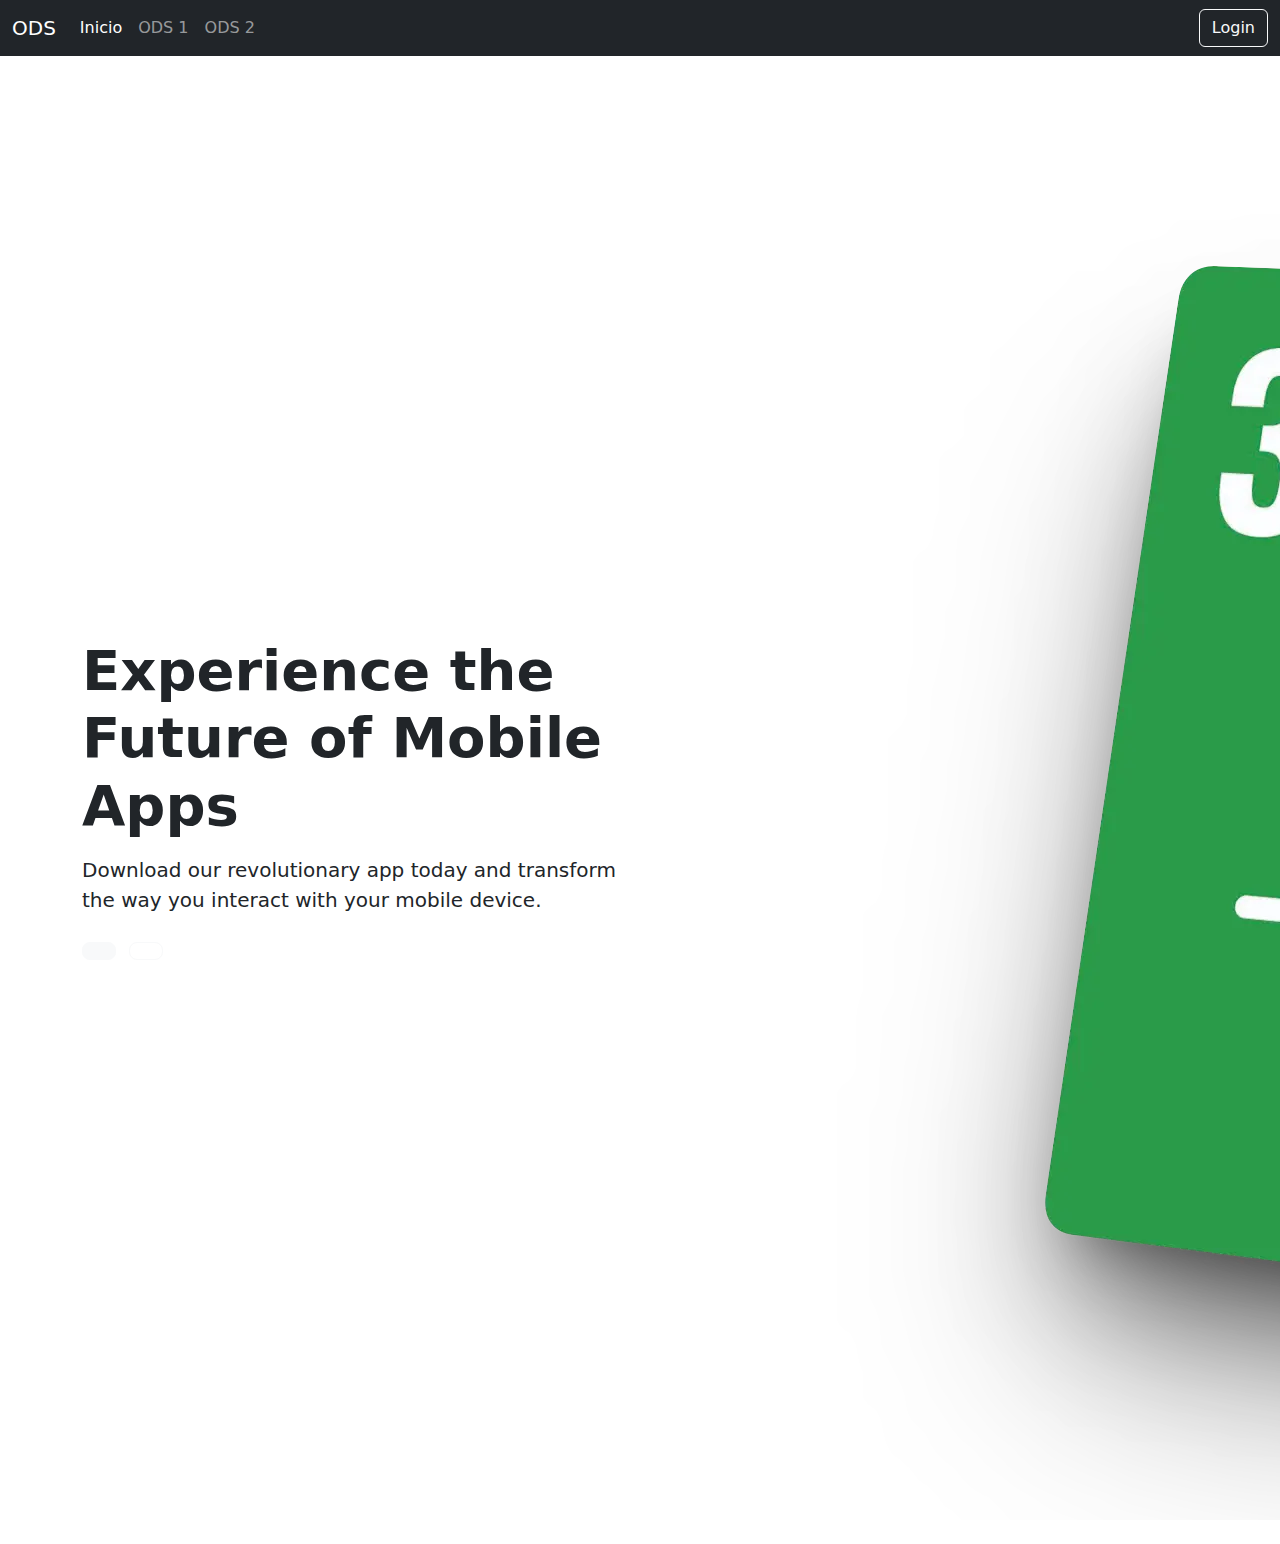
<file: index.html>
<!DOCTYPE html>
<html lang="es">
<head>
    <meta charset="UTF-8">
    <meta name="viewport" content="width=device-width, initial-scale=1.0">
    <title>Landing Page</title>
    <link rel="stylesheet" href="bootstrap/css/bootstrap.min.css">
</head>
<body class="">

    <header>
        <nav class="navbar navbar-expand-lg bg-dark navbar-dark">
            <div class="container-fluid">
                <a class="navbar-brand" href="/">ODS</a>
                <div class="collapse navbar-collapse" id="navbarSupportedContent">
                <ul class="navbar-nav me-auto mb-2 mb-lg-0">
                    <li class="nav-item">
                    <a class="nav-link active" aria-current="page" href="/">Inicio</a>
                    </li>
                    <li class="nav-item">
                    <a class="nav-link" href="#">ODS 1</a>
                    </li>
            
                    <li class="nav-item">
                    <a class="nav-link" href="#">ODS 2</a>
                    </li>
                </ul>
                <button class="login-button btn btn-outline-light" type="submit">
                    <a class="text-decoration-none text-light" href="login.html">Login</a>
                </button>
                </div>
            </div>
        </nav>
    </header>

    <main>
        <div class="container">
            <div class="row align-items-center">
                <div class="col-6">
                    <h1 class="display-4 fw-bold mb-3">Experience the Future of Mobile Apps</h1>
                    <p class="lead mb-4">Download our revolutionary app today and transform the way you interact with your
                        mobile device.</p>
                    <a href="#" class="btn btn-light btn-lg me-2">
                        
                    </a>
                    <a href="#" class="btn btn-outline-light btn-lg">
                        
                    </a>
                </div>
                <div class="col-2 py-4">
                    <img class="rounded" src="/static/landingODS.webp" alt="App Screenshot">
                </div>
            </div>
        </div>
    </div>
    </main>

</body>
</html>
</file>
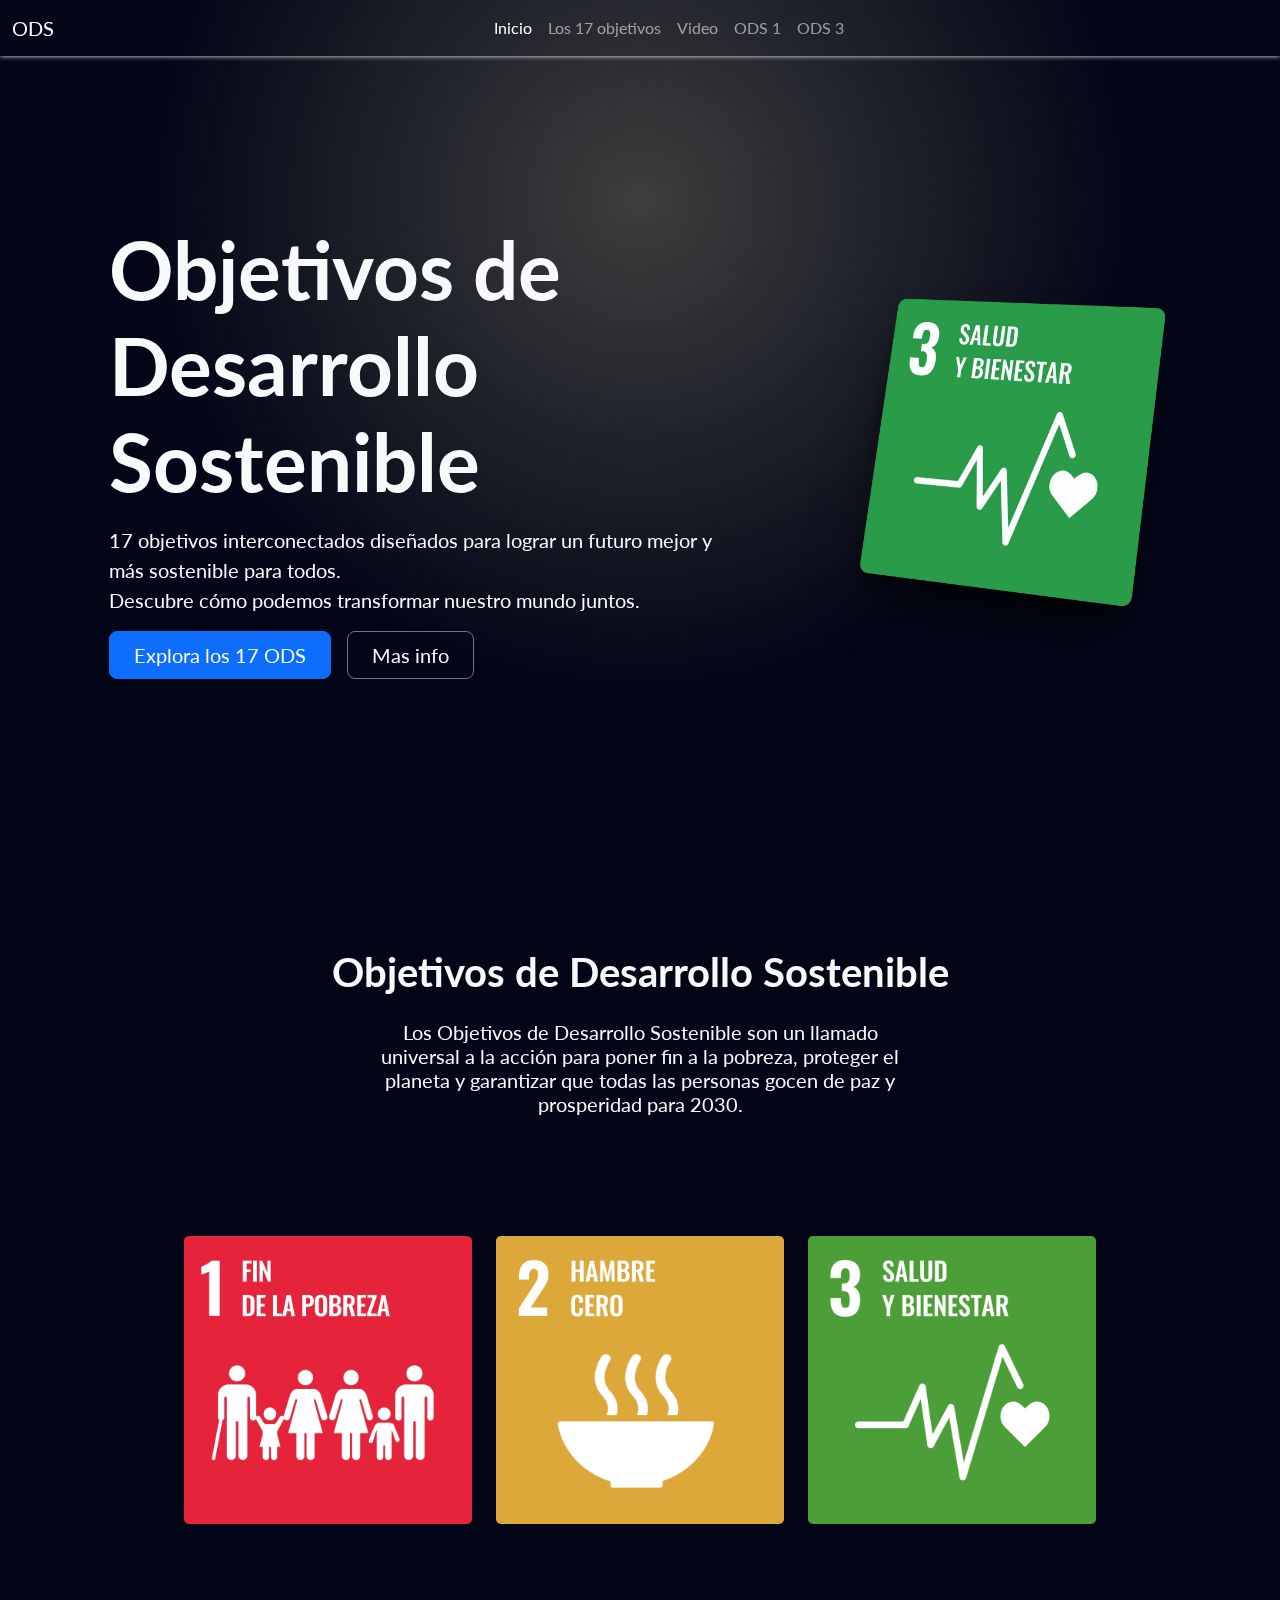
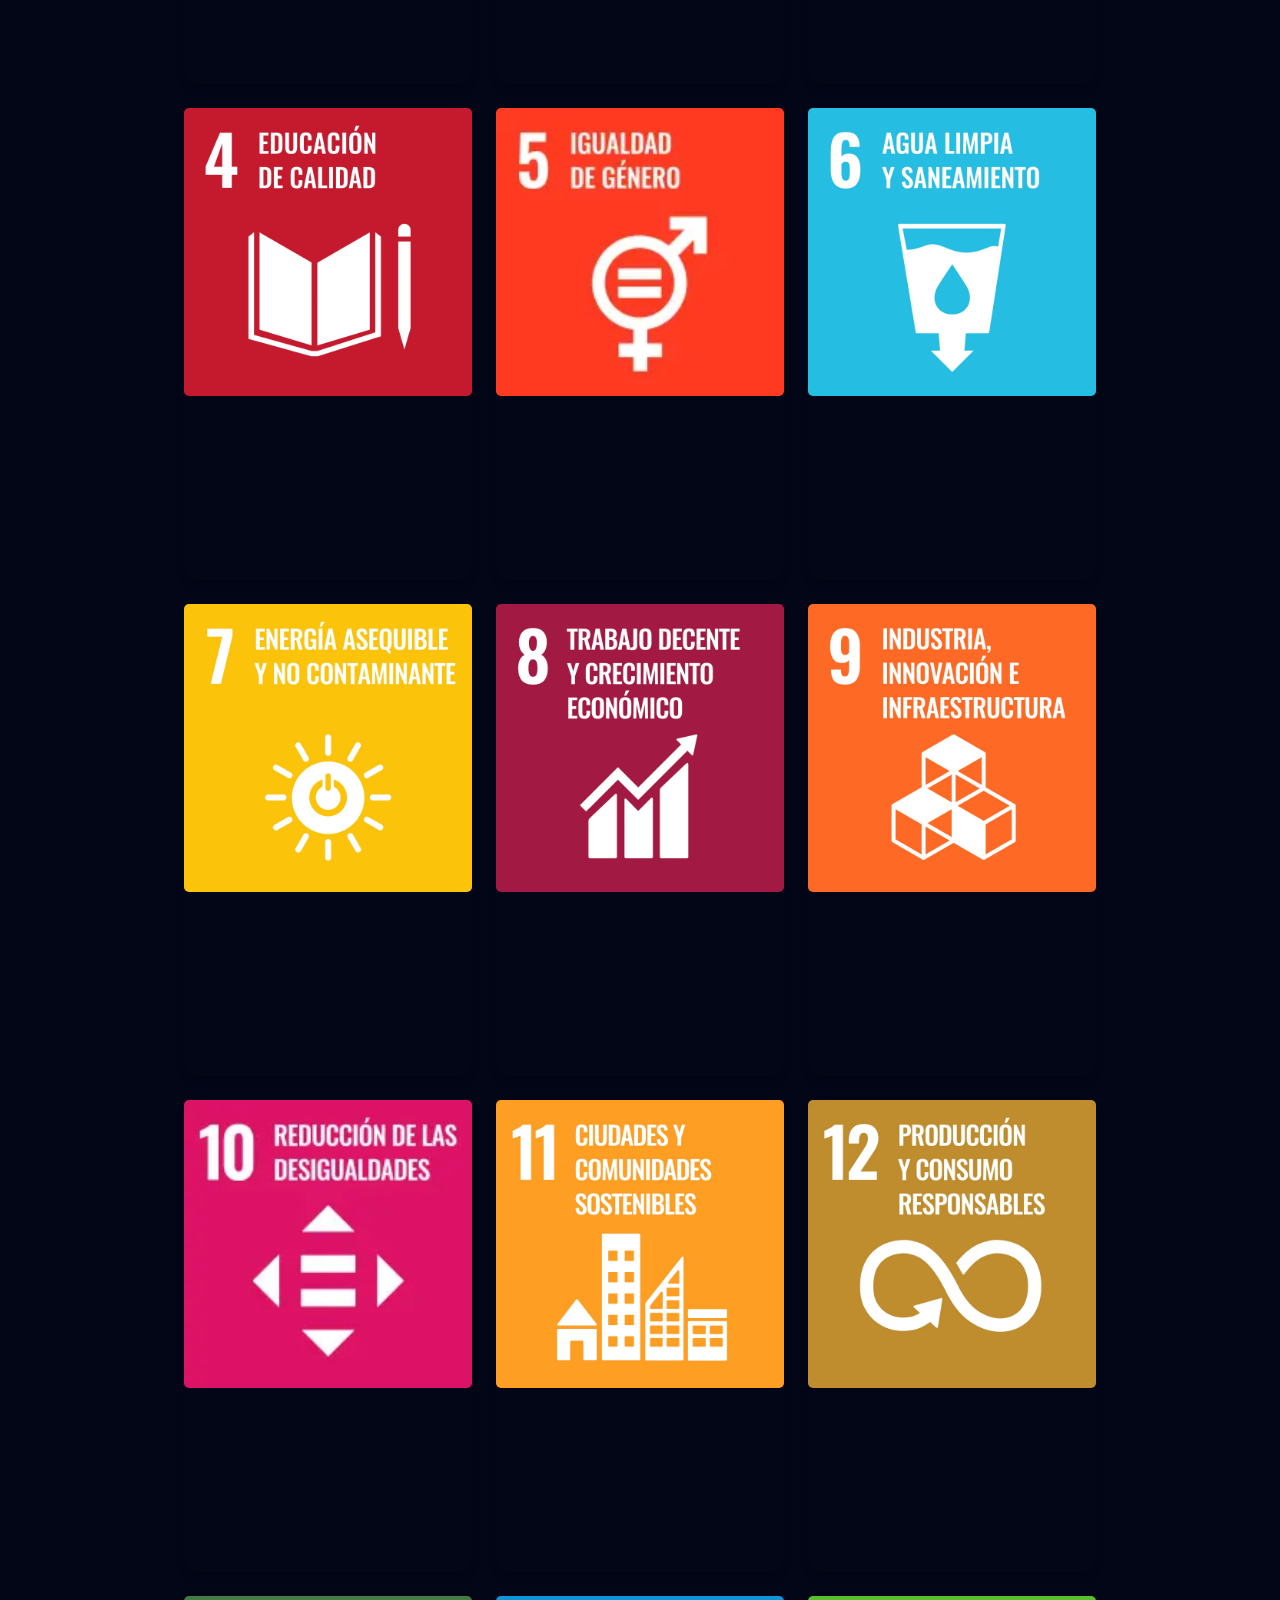
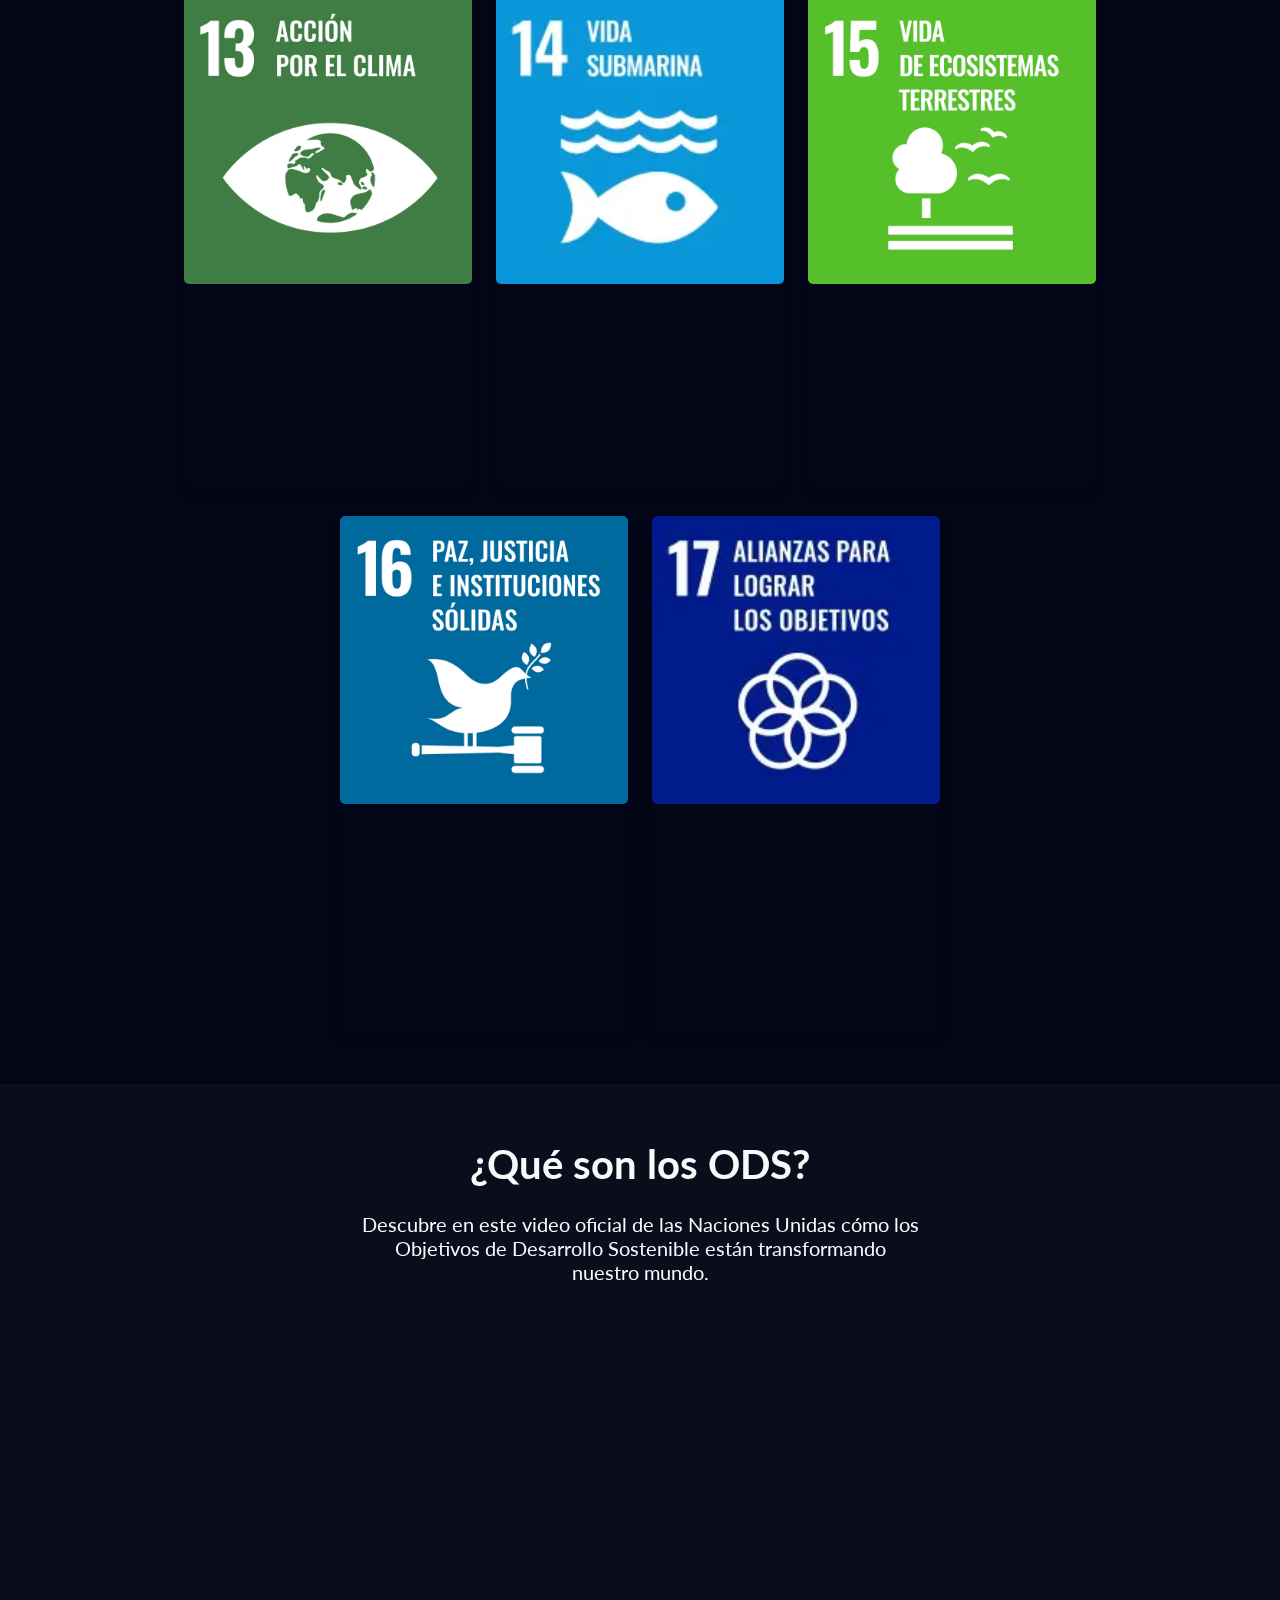
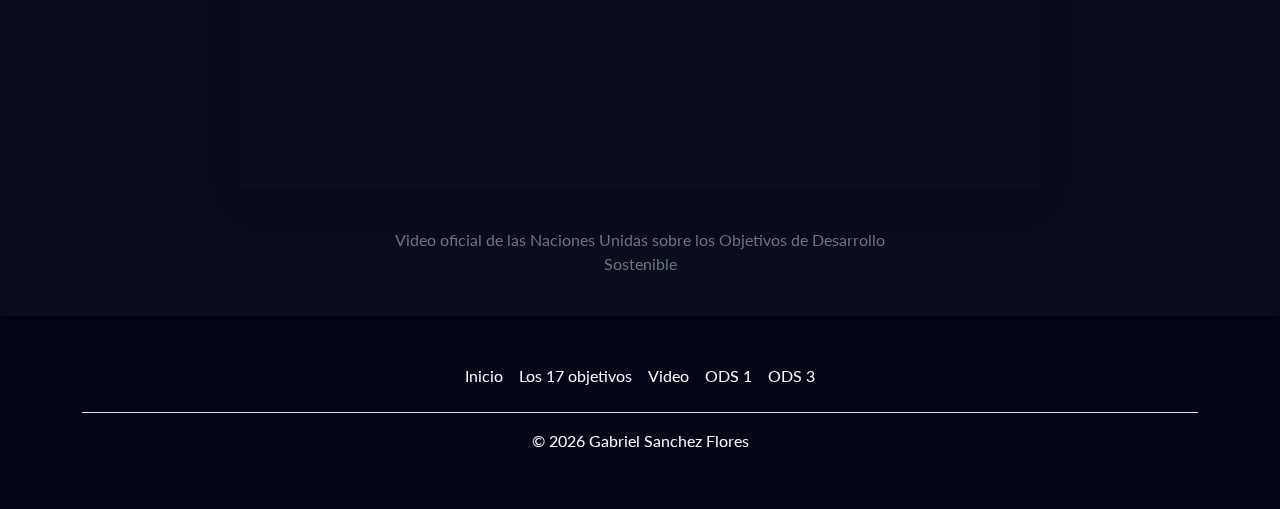
<file: src/index.html>
<!DOCTYPE html>
<html lang="es">
<head>
    <meta charset="UTF-8">
    <meta name="viewport" content="width=device-width, initial-scale=1.0">
    <title>Los 17 ODS para 2030 - Landing Page</title>
    <link rel="stylesheet" href="bootstrap/css/bootstrap.min.css">
    <link rel="stylesheet" href="css/global.css">
    <!-- Bootstrap JS (Esto es para que el navabar se active solo en los apartados con #) -->
    <script src="bootstrap/js/bootstrap.bundle.min.js"></script>
</head>
<!-- Esto es para que los elementos del navabar se activen solos al hacer scroll para saber en que apartado estas, para eso utilizamos el atributo data-bs-spy y data-bs-target para indicar el navabar que queremos activar  -->
<body data-bs-spy="scroll" data-bs-target="#navbarMirador" data-bs-offset="70" tabindex="0">

    <header>
        <nav id="navbarMirador" class="navbar fixed-top navbar-expand-lg bg-navbar navbar-dark">
            <div class="container-fluid">
                <a class="navbar-brand" href="/">ODS</a>
                <div class="collapse navbar-collapse" id="navbarSupportedContent">
                <ul class="navbar-nav justify-content-center mx-auto px-2">
                    <li class="nav-item">
                        <a href="#inicio" class="nav-link px-2">Inicio</a>
                    </li> 
                    <li class="nav-item">
                        <a href="#infoODS" class="nav-link px-2">Los 17 objetivos</a>
                    </li> 
                    <li class="nav-item">
                        <a href="#videoODS" class="nav-link px-2">Video </a>
                    </li> 
                    <li class="nav-item">
                        <a href="ods1.html" class="nav-link px-2">ODS 1</a>
                    </li> 
                    <li class="nav-item">
                        <a href="ods3.html" class="nav-link px-2">ODS 3</a>
                    </li>
                </ul>
                </div>
            </div>
        </nav>
    </header>

    <main>
        <section id="inicio" class="hero-section d-flex justify-content-center mx-auto">
            <div class="row flex-row-reverse align-items-center">
                <div class="col-5 p-0 m-0">
                    <img src="/public/landingODS.webp" class="object-fit-cover d-block mx-auto img-fluid" alt="Hero Image" width="700" height="800">
                </div>
                <div class="col-6">
                    <h1 class="display-1 lato-bold mb-3 text-light">Objetivos de Desarrollo Sostenible</h1>
                    <p class="lead text-light lato-regular">17 objetivos interconectados diseñados para lograr un futuro mejor y más sostenible para todos.<br> Descubre cómo podemos transformar nuestro mundo juntos.</p>
                    <div class="d-grid gap-2 d-flex justify-content-start">
                    <button type="button" class="btn btn-primary btn-lg px-4 me-2"><a class="text-decoration-none text-light" href="#infoODS">Explora los 17 ODS</a></button>
                    <button type="button" class="btn btn-outline-secondary btn-lg px-4"><a class="text-decoration-none text-light" href="https://www.un.org/sustainabledevelopment/es/" target="_blank">Mas info</a></button>
                    </div>
                </div>
            </div>
        </section>

        <section id="infoODS">
            <div class="container text-center py-5">
                <h2 class="text-light h1 lato-bold">Objetivos de Desarrollo Sostenible</h2>
                <p class="text-light h5 py-3 col-6 mx-auto lato-regular">Los Objetivos de Desarrollo Sostenible son un llamado universal a la acción para poner fin a la pobreza, proteger el planeta y garantizar que todas las personas gocen de paz y prosperidad para 2030.</p>
            </div>

            <div class="container">
                <div class="d-flex flex-wrap justify-content-center gap-4 py-5">

                    <div class="card card-ods" style="width: 18rem;">
                        <img src="/public/ODS/ODS1.webp" class="card-img" alt="ODS 1">
                        <div class="card-body card-ods-body">
                            <h5 class="card-title lato-bold text-light">ODS 1: Fin de la Pobreza</h5>
                            <p class="card-text lato-regular text-light">Erradicar la pobreza en todas sus formas en todo el mundo.</p>
                        </div>
                    </div>

                    <div class="card card-ods" style="width: 18rem;">
                        <img src="/public/ODS/ODS2.webp" class="card-img" alt="ODS 2">
                        <div class="card-body card-ods-body">
                            <h5 class="card-title lato-bold text-light">ODS 2: Hambre Cero</h5>
                            <p class="card-text lato-regular text-light">Poner fin al hambre, lograr la seguridad alimentaria y la mejora de la nutrición, y promover la agricultura sostenible.</p>
                        </div>
                    </div>

                    <div class="card card-ods" style="width: 18rem;">
                        <img src="/public/ODS/ODS3.webp" class="card-img" alt="ODS 3">
                        <div class="card-body card-ods-body">
                            <h5 class="card-title lato-bold text-light">ODS 3: Salud y Bienestar</h5>
                            <p class="card-text lato-regular text-light">Garantizar una vida sana y promover el bienestar para todos en todas las edades.</p>
                        </div>
                    </div>

                    <div class="card card-ods" style="width: 18rem;">
                        <img src="/public/ODS/ODS4.webp" class="card-img" alt="ODS 4">
                        <div class="card-body card-ods-body">
                            <h5 class="card-title lato-bold text-light">ODS 4: Educación de Calidad</h5>
                            <p class="card-text lato-regular text-light">Garantizar una educación inclusiva, equitativa y de calidad, y promover oportunidades de aprendizaje durante toda la vida para todos.</p>
                        </div>
                    </div>

                    <div class="card card-ods" style="width: 18rem;">
                        <img src="/public/ODS/ODS5.webp" class="card-img" alt="ODS 5">
                        <div class="card-body card-ods-body">
                            <h5 class="card-title lato-bold text-light">ODS 5: Igualdad de Género</h5>
                            <p class="card-text lato-regular text-light">Lograr la igualdad de género y empoderar a todas las mujeres y niñas.</p>
                        </div>
                    </div>

                    <div class="card card-ods" style="width: 18rem;">
                        <img src="/public/ODS/ODS6.webp" class="card-img" alt="ODS 6">
                        <div class="card-body card-ods-body">
                            <h5 class="card-title lato-bold text-light">ODS 6: Agua Limpia y Saneamiento</h5>
                            <p class="card-text lato-regular text-light">Garantizar la disponibilidad de agua y su gestión sostenible y el saneamiento para todos.</p>
                        </div>
                    </div>

                    <div class="card card-ods" style="width: 18rem;">
                        <img src="/public/ODS/ODS7.webp" class="card-img" alt="ODS 7">
                        <div class="card-body card-ods-body">
                            <h5 class="card-title lato-bold text-light">ODS 7: Energía Asequible y No Contaminante</h5>
                            <p class="card-text lato-regular text-light">Garantizar el acceso a una energía asequible, fiable, sostenible y moderna para todos.</p>
                        </div>
                    </div>

                    <div class="card card-ods" style="width: 18rem;">
                        <img src="/public/ODS/ODS8.webp" class="card-img" alt="ODS 8">
                        <div class="card-body card-ods-body">
                            <h5 class="card-title lato-bold text-light">ODS 8: Trabajo Decente y Crecimiento Económico</h5>
                            <p class="card-text lato-regular text-light">Promover el crecimiento económico sostenido, inclusivo y sostenible, el empleo pleno y productivo, y el trabajo decente para todos.</p>
                        </div>
                    </div>

                    <div class="card card-ods" style="width: 18rem;">
                        <img src="/public/ODS/ODS9.webp" class="card-img" alt="ODS 9">
                        <div class="card-body card-ods-body">
                            <h5 class="card-title lato-bold text-light">ODS 9: Industria, Innovación e Infraestructura</h5>
                            <p class="card-text lato-regular text-light">Construir infraestructuras resilientes, promover la industrialización inclusiva y sostenible y fomentar la innovación.</p>
                        </div>
                    </div>

                    <div class="card card-ods" style="width: 18rem;">
                        <img src="/public/ODS/ODS10.webp" class="card-img" alt="ODS 10">
                        <div class="card-body card-ods-body">
                            <h5 class="card-title lato-bold text-light">ODS 10: Reducción de las Desigualdades</h5>
                            <p class="card-text lato-regular text-light">Reducir la desigualdad en y entre los países.</p>
                        </div>
                    </div>

                    <div class="card card-ods" style="width: 18rem;">
                        <img src="/public/ODS/ODS11.webp" class="card-img" alt="ODS 11">
                        <div class="card-body card-ods-body">
                            <h5 class="card-title lato-bold text-light">ODS 11: Ciudades y Comunidades Sostenibles</h5>
                            <p class="card-text lato-regular text-light">Lograr que las ciudades y los asentamientos humanos sean inclusivos, seguros, resilientes y sostenibles.</p>
                        </div>
                    </div>

                    <div class="card card-ods" style="width: 18rem;">
                        <img src="/public/ODS/ODS12.webp" class="card-img" alt="ODS 12">
                        <div class="card-body card-ods-body">
                            <h5 class="card-title lato-bold text-light">ODS 12: Producción y Consumo Responsables</h5>
                            <p class="card-text lato-regular text-light">Garantizar modalidades de consumo y producción sostenibles.</p>
                        </div>
                    </div>

                    <div class="card card-ods" style="width: 18rem;">
                        <img src="/public/ODS/ODS13.webp" class="card-img" alt="ODS 13">
                        <div class="card-body card-ods-body">
                            <h5 class="card-title lato-bold text-light">ODS 13: Acción por el Clima</h5>
                            <p class="card-text lato-regular text-light">Adoptar medidas urgentes para combatir el cambio climático y sus efectos.</p>
                        </div>
                    </div>

                    <div class="card card-ods" style="width: 18rem;">
                        <img src="/public/ODS/ODS14.webp" class="card-img" alt="ODS 14">
                        <div class="card-body card-ods-body">
                            <h5 class="card-title lato-bold text-light">ODS 14: Vida Submarina</h5>
                            <p class="card-text lato-regular text-light">Conservar y utilizar sosteniblemente los océanos, los mares y los recursos marinos para el desarrollo sostenible.</p>
                        </div>
                    </div>

                    <div class="card card-ods" style="width: 18rem;">
                        <img src="/public/ODS/ODS15.webp" class="card-img" alt="ODS 15">
                        <div class="card-body card-ods-body">
                            <h5 class="card-title lato-bold text-light">ODS 15: Vida de Ecosistemas Terrestres</h5>
                            <p class="card-text lato-regular text-light">Gestionar sosteniblemente los bosques, luchar contra la desertificación, detener e invertir la degradación de la tierra y detener la pérdida de biodiversidad.</p>
                        </div>
                    </div>

                    <div class="card card-ods" style="width: 18rem;">
                        <img src="/public/ODS/ODS16.webp" class="card-img" alt="ODS 16">
                        <div class="card-body card-ods-body">
                            <h5 class="card-title lato-bold text-light">ODS 16: Paz, Justicia e Instituciones Sólidas</h5>
                            <p class="card-text lato-regular text-light">Promover sociedades pacíficas e inclusivas para el desarrollo sostenible, proporcionar acceso a la justicia para todos y construir instituciones efectivas, responsables e inclusivas a todos los niveles.</p>
                        </div>
                    </div>

                    <div class="card card-ods" style="width: 18rem;">
                        <img src="/public/ODS/ODS17.webp" class="card-img" alt="ODS 17">
                        <div class="card-body card-ods-body">
                            <h5 class="card-title lato-bold text-light">ODS 17: Alianzas para lograr los objetivos</h5>
                            <p class="card-text lato-regular text-light">Fortalecer los medios de implementación y revitalizar la Alianza Mundial para el Desarrollo Sostenible.</p>
                        </div>
                    </div>
                </div>
            </div>
        </section>

        <section id="videoODS" class="bg-purple py-2">
            <div class="container text-center pt-5">
                <h2 class="text-light h1 lato-bold">¿Qué son los ODS?</h2>
                <p class="text-light h5 py-3 col-6 mx-auto lato-regular">Descubre en este video oficial de las Naciones Unidas cómo los Objetivos de Desarrollo Sostenible están transformando nuestro mundo.</p>

                <div class="d-flex justify-content-center py-4">
                    <div class="video-container shadow-lg">
                        <iframe class="rounded-4" width="800" height="450" src="https://www.youtube.com/embed/MCKH5xk8X-g?si=9Up4mEa4REyTo-tR" title="YouTube video player" frameborder="0" allow="accelerometer; autoplay; clipboard-write; encrypted-media; gyroscope; picture-in-picture; web-share" referrerpolicy="strict-origin-when-cross-origin" allowfullscreen></iframe>
                    </div>
                </div>

                <p class="text-secondary py-3 col-6 mx-auto lato-regular">Video oficial de las Naciones Unidas sobre los Objetivos de Desarrollo Sostenible</p>
            </div>
        </section>

    </main>

        <footer class="container"> 
            <div class="py-3 my-4">
                <ul class="nav justify-content-center border-bottom pb-3 mb-3"> 
                    <li class="nav-item">
                        <a href="#inicio" class="nav-link px-2 text-light">Inicio</a>
                    </li> 
                    <li class="nav-item">
                        <a href="#infoODS" class="nav-link px-2 text-light">Los 17 objetivos</a>
                    </li> 
                    <li class="nav-item">
                        <a href="#videoODS" class="nav-link px-2 text-light">Video </a>
                    </li> 
                    <li class="nav-item">
                        <a href="ods1.html" class="nav-link px-2 text-light">ODS 1</a>
                    </li> 
                    <li class="nav-item">
                        <a href="ods3.html" class="nav-link px-2 text-light">ODS 3</a>
                    </li>
                </ul> 
                <p class="text-center text-light">© 2026 Gabriel Sanchez Flores</p>
            </div>
        </footer>

</body>
</html>
</file>
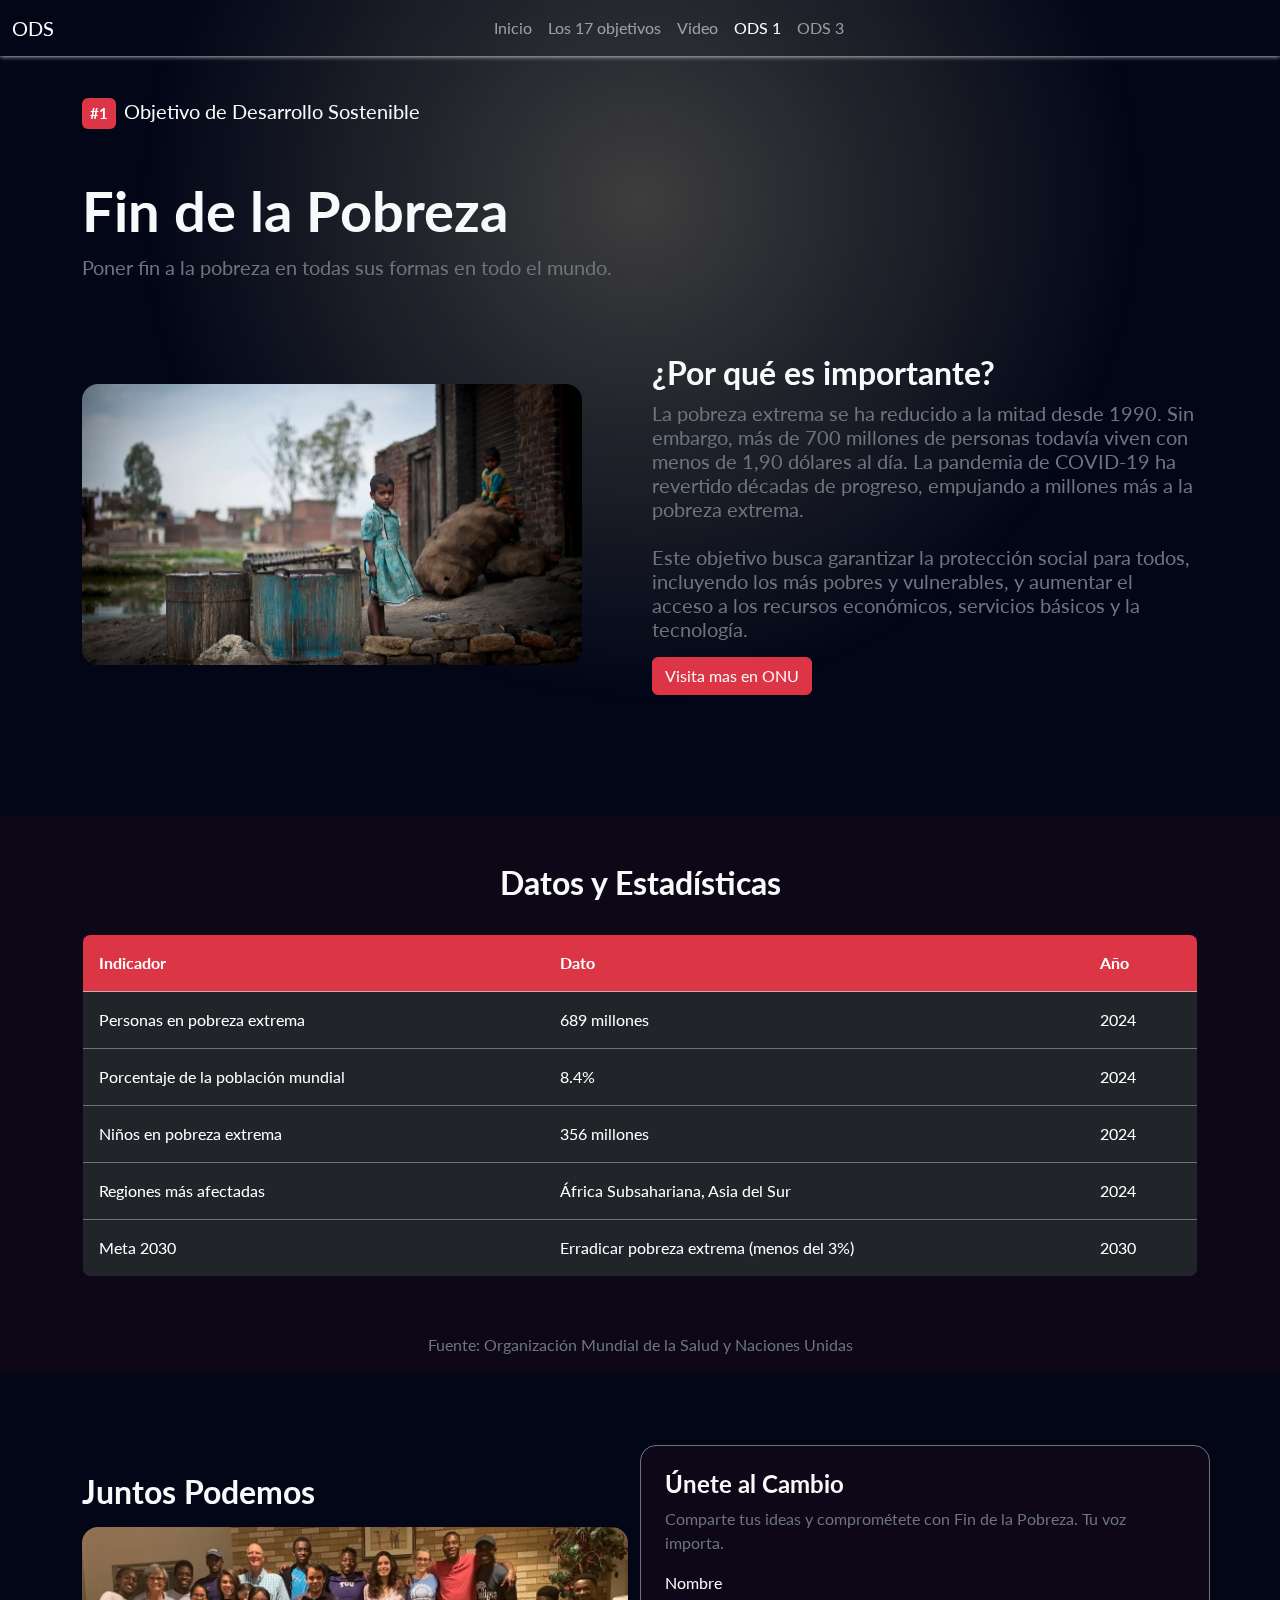
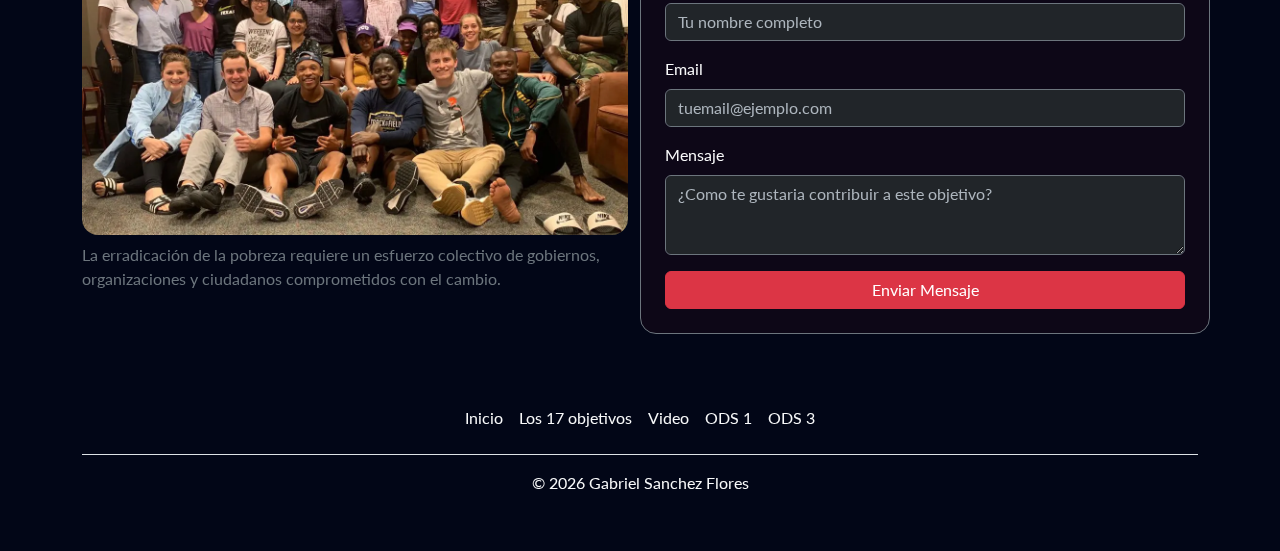
<file: src/ods1.html>
<!DOCTYPE html>
<html lang="es">
<head>
    <meta charset="UTF-8">
    <meta name="viewport" content="width=device-width, initial-scale=1.0">
    <title>ODS 1 - Fin de la Pobreza</title>
    <link rel="stylesheet" href="bootstrap/css/bootstrap.min.css">
    <link rel="stylesheet" href="css/global.css">
    <script src="/src/bootstrap/js/bootstrap.bundle.min.js"></script>
</head>
<body>

   <header>
        <nav id="navbarMirador" class="navbar fixed-top navbar-expand-lg bg-navbar navbar-dark">
            <div class="container-fluid">
                <a class="navbar-brand" href="/">ODS</a>

                <button class="navbar-toggler" type="button" data-bs-toggle="collapse" data-bs-target="#navbarSupportedContent" aria-controls="navbarSupportedContent" aria-expanded="false" aria-label="Toggle navigation">
                    <span class="navbar-toggler-icon"></span>
                </button>

                <div class="collapse navbar-collapse" id="navbarSupportedContent">
                <ul class="navbar-nav justify-content-center mx-auto px-2">
                    <li class="nav-item">
                        <a href="/#inicio" class="nav-link px-2">Inicio</a>
                    </li> 
                    <li class="nav-item">
                        <a href="/#infoODS" class="nav-link px-2">Los 17 objetivos</a>
                    </li> 
                    <li class="nav-item">
                        <a href="/#videoODS" class="nav-link px-2">Video </a>
                    </li> 
                    <li class="nav-item">
                        <a href="/src/ods1.html" class="nav-link px-2 active" aria-current="page">ODS 1</a>
                    </li> 
                    <li class="nav-item">
                        <a href="/src/ods3.html" class="nav-link px-2">ODS 3</a>
                    </li>
                </ul>
                </div>
            </div>
        </nav>
    </header>

    <main>
        <section class="container my-5 infoODS-section">
            <div>
                <p class="lead lato-regular text-light mt-2 mb-0 py-5"><span class="bg-danger badge p-2 me-2">#1</span>Objetivo de Desarrollo Sostenible</p>
                <h1 class="display-4 lato-bold text-light">Fin de la Pobreza</h1>
                <p class="fs-5 lato-regular text-secondary">Poner fin a la pobreza en todas sus formas en todo el mundo.</p>
            </div>

            <div class="row align-items-center my-5 g-4">
                <div class="col-12 col-md-6">
                    <img src="/public/ods1_fin_de_la_pobreza.webp" class="img-fluid rounded-4" alt="Imagen ODS1" width="500" height="400">
                </div>
                <div class="col-12 col-md-6">
                    <h2 class="lato-bold text-light">¿Por qué es importante?</h2>
                    <p class="lato-regular text-secondary h5">La pobreza extrema se ha reducido a la mitad desde 1990. Sin embargo, más de 700 millones de personas todavía viven con menos de 1,90 dólares al día. La pandemia de COVID-19 ha revertido décadas de progreso, empujando a millones más a la pobreza extrema.
                    <br><br>
                    Este objetivo busca garantizar la protección social para todos, incluyendo los más pobres y vulnerables, y aumentar el acceso a los recursos económicos, servicios básicos y la tecnología.
                    </p>
                    <button class="btn btn-danger mt-2">
                        <a href="https://www.un.org/sustainabledevelopment/es/poverty/" target="_blank" class="text-decoration-none text-light">Visita mas en ONU</a>
                    </button>
                </div>

            </div>
        </section>

        <section class="py-0 table-section table-ods1">
            <div class="container text-center pt-5">
                <h2 class="text-light h2 lato-bold">Datos y Estadísticas</h2>

                <div class="d-flex text-start py-4">
                    <table class="table table-dark table-hover border border-secondary rounded-3">
                        <thead>
                            <tr class="table-danger">
                            <th scope="col">Indicador</th>
                            <th scope="col">Dato</th>
                            <th scope="col">Año</th>
                            </tr>
                        </thead>
                        <tbody>
                            <tr>
                            <td scope="row">Personas en pobreza extrema</td>
                            <td>689 millones</td>
                            <td>2024</td>
                            </tr>

                            <tr>
                            <td scope="row">Porcentaje de la población mundial</td>
                            <td>8.4%</td>
                            <td>2024</td>
                            </tr>

                           <tr>
                            <td scope="row">Niños en pobreza extrema</td>
                            <td>356 millones</td>
                            <td>2024</td>
                           </tr>

                            <tr>
                            <td scope="row">Regiones más afectadas</td>
                            <td>África Subsahariana, Asia del Sur</td>
                            <td>2024</td>
                            </tr>

                            <tr>
                            <td scope="row">Meta 2030</td>
                            <td>Erradicar pobreza extrema (menos del 3%)</td>
                            <td>2030</td>
                            </tr>
                        </tbody>
                    </table>
                </div>

                <p class="text-secondary py-3 col-6 mx-auto lato-regular">Fuente: Organización Mundial de la Salud y Naciones Unidas</p>
            </div>
        </section>

        <section>
            <div class="container text-center my-5">
                <div class="row g-4 align-items-center my-5">
                    <div class="col-12 col-md-6 text-start">
                        <h4 class="text-light lato-bold pb-2 h2">Juntos Podemos</h4>
                        <img src="/public/ods1_form.webp" class="img-fluid rounded-4" alt="Imagen ODS1" width="600" height="600">
                        <p class="text-secondary lato-regular mt-2">La erradicación de la pobreza requiere un esfuerzo colectivo de gobiernos, organizaciones y ciudadanos comprometidos con el cambio.</p>
                    </div>

                    <div class="col-12 col-md-6 text-start border border-secondary rounded-4 p-4 form-contact form-contact-ods1">
                        <div>
                            <h4 class="lato-bold text-light mb-2">Únete al Cambio</h4>
                            <p class="text-secondary lato-regular">Comparte tus ideas y comprométete con Fin de la Pobreza. Tu voz importa.</p>
                        </div>

                        <form class="row g-3">
                            <div class="col-12">
                                <label for="inputNombreCompleto" class="form-label text-light">Nombre</label>
                                <input type="text" class="form-control bg-dark text-light border-secondary" id="inputNombreCompleto" placeholder="Tu nombre completo">
                            </div>
                            
                            <div class="col-12">
                                <label for="inputEmail" class="form-label text-light">Email</label>
                                <input type="email" class="form-control bg-dark text-light border-secondary" id="inputEmail" placeholder="tuemail@ejemplo.com">
                            </div>
                            <div class="col-12">
                                <label for="inputMensaje" class="form-label text-light">Mensaje</label>
                                <textarea class="form-control bg-dark text-light border-secondary" id="inputMensaje" style="height: 5rem;" placeholder="¿Como te gustaria contribuir a este objetivo?"></textarea>
                            </div>

                            
                            
                            <div class="col-12">
                                <button type="submit" class="btn btn-danger" style="width: 100%;">Enviar Mensaje</button>
                            </div>
                        </form>
                    </div>

                </div>
            </div>
        </section>

        <footer class="container"> 
            <div class="py-3 my-4">
                <ul class="nav justify-content-center border-bottom pb-3 mb-3"> 
                    <li class="nav-item">
                        <a href="/#inicio" class="nav-link px-2 text-light">Inicio</a>
                    </li> 
                    <li class="nav-item">
                        <a href="/#infoODS" class="nav-link px-2 text-light">Los 17 objetivos</a>
                    </li> 
                    <li class="nav-item">
                        <a href="/#videoODS" class="nav-link px-2 text-light">Video </a>
                    </li> 
                    <li class="nav-item">
                        <a href="ods1.html" class="nav-link px-2 text-light">ODS 1</a>
                    </li> 
                    <li class="nav-item">
                        <a href="ods3.html" class="nav-link px-2 text-light">ODS 3</a>
                    </li>
                </ul> 
                <p class="text-center text-light">© 2026 Gabriel Sanchez Flores</p>
            </div>
        </footer>

    </main>

    
</body>
</html>
</file>
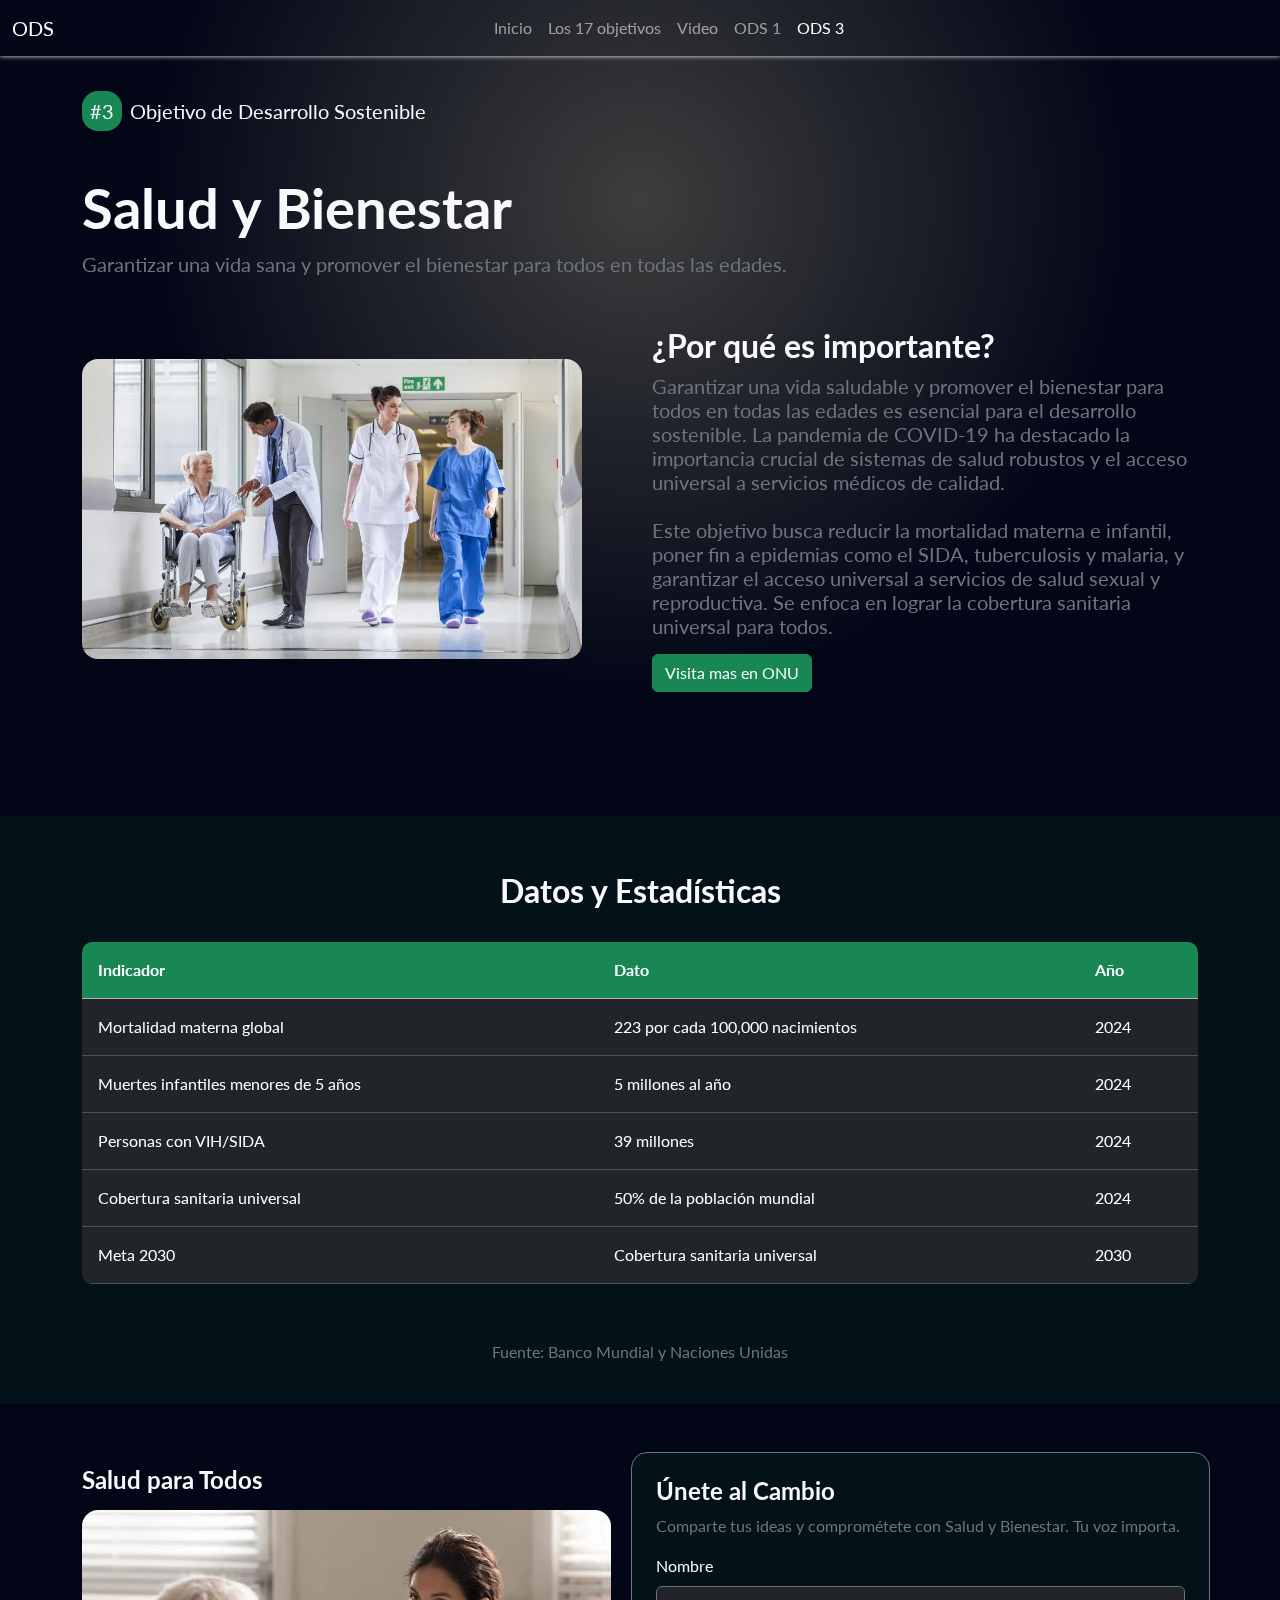
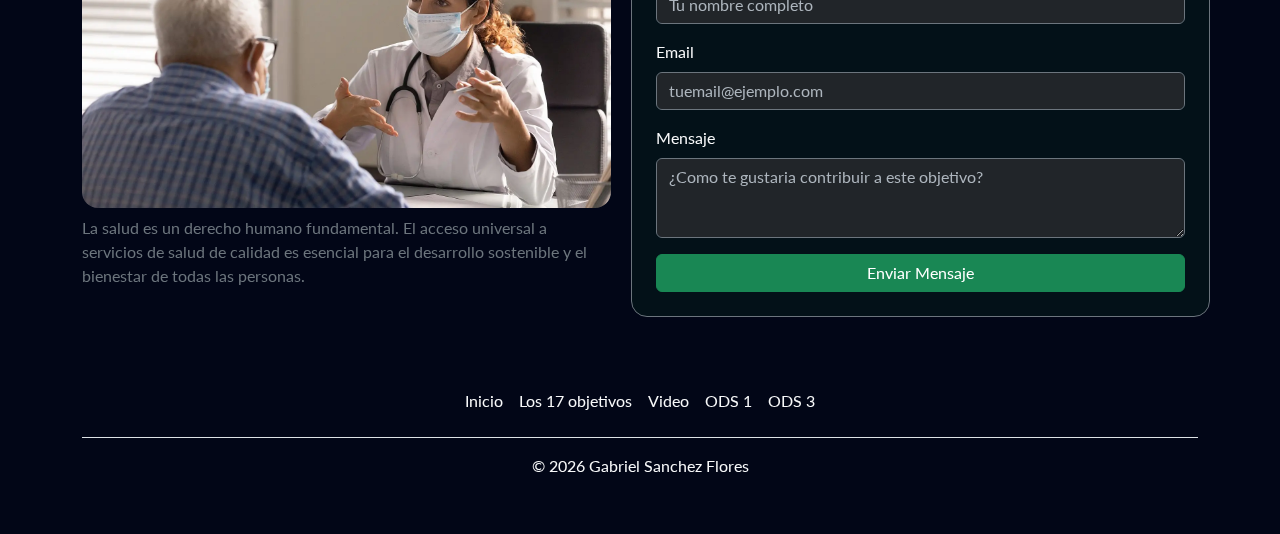
<file: src/ods3.html>
<!DOCTYPE html>
<html lang="es">
<head>
    <meta charset="UTF-8">
    <meta name="viewport" content="width=device-width, initial-scale=1.0">
    <title>ODS 3 - Salud y Bienestar</title>
    <link rel="stylesheet" href="bootstrap/css/bootstrap.min.css">
    <link rel="stylesheet" href="css/global.css">
</head>
<body>

    <header>
        <nav class="navbar fixed-top navbar-expand-lg bg-navbar navbar-dark">
            <div class="container-fluid">
                <a class="navbar-brand" href="/">ODS</a>
                <div class="collapse navbar-collapse" id="navbarSupportedContent">
                <ul class="navbar-nav justify-content-center mx-auto px-2">
                    <li class="nav-item">
                        <a href="/#" class="nav-link px-2" aria-current="page">Inicio</a>
                    </li> 
                    <li class="nav-item">
                        <a href="/#infoODS" class="nav-link px-2">Los 17 objetivos</a>
                    </li> 
                    <li class="nav-item">
                        <a href="/#videoODS" class="nav-link px-2">Video </a>
                    </li> 
                    <li class="nav-item">
                        <a href="ods1.html" class="nav-link px-2" >ODS 1</a>
                    </li> 
                    <li class="nav-item">
                        <a href="ods3.html" class="nav-link px-2 active" aria-current="page">ODS 3</a>
                    </li>
                </ul>
                </div>
            </div>
        </nav>
    </header>

    <main>
        <section class="container my-5 infoODS-section">
            <div>
                <p class="lead lato-regular text-light mt-2 mb-0 py-5"><span class="bg-success rounded-4 p-2 me-2">#3</span>Objetivo de Desarrollo Sostenible</p>
                <h1 class="display-4 lato-bold text-light">Salud y Bienestar</h1>
                <p class="fs-5 lato-regular text-secondary">Garantizar una vida sana y promover el bienestar para todos en todas las edades.</p>
            </div>

            <div class="row d-flex align-items-center my-5">
                <div class="col">
                    <img src="/public/ods3_salud_y_bienestar.webp" class="img-fluid rounded-4" alt="Imagen ODS3" width="500" height="400">
                </div>
                <div class="col">
                    <h2 class="lato-bold text-light">¿Por qué es importante?</h2>
                    <p class="lato-regular text-secondary h5">Garantizar una vida saludable y promover el bienestar para todos en todas las edades es esencial para el desarrollo sostenible. La pandemia de COVID-19 ha destacado la importancia crucial de sistemas de salud robustos y el acceso universal a servicios médicos de calidad.
                    <br><br>
                    Este objetivo busca reducir la mortalidad materna e infantil, poner fin a epidemias como el SIDA, tuberculosis y malaria, y garantizar el acceso universal a servicios de salud sexual y reproductiva. Se enfoca en lograr la cobertura sanitaria universal para todos.
                    </p>
                    <button class="btn btn-success mt-2">
                        <a href="https://www.un.org/sustainabledevelopment/es/health/" target="_blank" class="text-decoration-none text-light">Visita mas en ONU</a>
                    </button>
                </div>

            </div>
        </section>

        <section class="py-2 table-section table-ods3">
            <div class="container text-center pt-5">
                <h2 class="text-light h2 lato-bold">Datos y Estadísticas</h2>

                <div class="d-flex text-start py-4">
                    <table class="table table-dark table-hover">
                        <thead>
                            <tr class="table-danger">
                            <th scope="col">Indicador</th>
                            <th scope="col">Dato</th>
                            <th scope="col">Año</th>
                            </tr>
                        </thead>
                        <tbody>
                            <tr>
                            <td scope="row">Mortalidad materna global</td>
                            <td>223 por cada 100,000 nacimientos</td>
                            <td>2024</td>
                            </tr>

                            <tr>
                            <td scope="row">Muertes infantiles menores de 5 años</td>
                            <td>5 millones al año</td>
                            <td>2024</td>
                            </tr>

                           <tr>
                            <td scope="row">Personas con VIH/SIDA</td>
                            <td>39 millones</td>
                            <td>2024</td>
                           </tr>

                            <tr>
                            <td scope="row">Cobertura sanitaria universal</td>
                            <td>50% de la población mundial</td>
                            <td>2024</td>
                            </tr>

                            <tr>
                            <td scope="row">Meta 2030</td>
                            <td>Cobertura sanitaria universal</td>
                            <td>2030</td>
                            </tr>
                        </tbody>
                    </table>
                </div>

                <p class="text-secondary py-3 col-6 mx-auto lato-regular">Fuente: Banco Mundial y Naciones Unidas</p>
            </div>
        </section>

        <section>
            <div class="container text-center my-5">
                <div class="row gap-2 d-flex align-items-center my-5">
                    <div class="col text-start">
                        <h4 class="text-light lato-bold pb-2">Salud para Todos</h4>
                        <img src="/public/ods3_form.webp" class="img-fluid rounded-4" alt="Imagen ODS3" width="600" height="600">
                        <p class="text-secondary lato-regular mt-2">La salud es un derecho humano fundamental. El acceso universal a servicios de salud de calidad es esencial para el desarrollo sostenible y el bienestar de todas las personas.</p>
                    </div>

                    <div class="col text-start border border-secondary rounded-4 p-4 form-contact form-contact-ods3">
                        <div>
                            <h4 class="lato-bold text-light mb-2">Únete al Cambio</h4>
                            <p class="text-secondary lato-regular">Comparte tus ideas y comprométete con Salud y Bienestar. Tu voz importa.</p>
                        </div>

                        <form class="row g-3">
                            <div class="col-12">
                                <label for="inputNombreCompleto" class="form-label text-light">Nombre</label>
                                <input type="text" class="form-control bg-dark text-light border-secondary" id="inputNombreCompleto" placeholder="Tu nombre completo">
                            </div>
                            
                            <div class="col-12">
                                <label for="inputEmail" class="form-label text-light">Email</label>
                                <input type="email" class="form-control bg-dark text-light border-secondary" id="inputEmail" placeholder="tuemail@ejemplo.com">
                            </div>
                            <div class="col-12">
                                <label for="inputMensaje" class="form-label text-light">Mensaje</label>
                                <textarea class="form-control bg-dark text-light border-secondary" id="inputMensaje" style="height: 5rem;" placeholder="¿Como te gustaria contribuir a este objetivo?"></textarea>
                            </div>

                            
                            
                            <div class="col-12">
                                <button type="submit" class="btn btn-success" style="width: 100%;">Enviar Mensaje</button>
                            </div>
                        </form>
                    </div>

                </div>
            </div>
        </section>

        <footer class="container"> 
            <div class="py-3 my-4">
                <ul class="nav justify-content-center border-bottom pb-3 mb-3"> 
                    <li class="nav-item">
                        <a href="/#inicio" class="nav-link px-2 text-light">Inicio</a>
                    </li> 
                    <li class="nav-item">
                        <a href="/#infoODS" class="nav-link px-2 text-light">Los 17 objetivos</a>
                    </li> 
                    <li class="nav-item">
                        <a href="/#videoODS" class="nav-link px-2 text-light">Video </a>
                    </li> 
                    <li class="nav-item">
                        <a href="ods1.html" class="nav-link px-2 text-light">ODS 1</a>
                    </li> 
                    <li class="nav-item">
                        <a href="ods3.html" class="nav-link px-2 text-light">ODS 3</a>
                    </li> 
                </ul> 
                <p class="text-center text-light">© 2026 Gabriel Sanchez Flores</p>
            </div>
        </footer>

    </main>

    
</body>
</html>
</file>
<file: src/css/global.css>
/* Fuente Montserrat */

@import url('https://fonts.googleapis.com/css2?family=Montserrat:ital,wght@0,100..900;1,100..900&display=swap');

/* Fuente Lato */
@import url('https://fonts.googleapis.com/css2?family=Lato:ital,wght@0,100;0,300;0,400;0,700;0,900;1,100;1,300;1,400;1,700;1,900&family=Montserrat:ital,wght@0,100..900;1,100..900&display=swap');

/* Clases para las diferentes variantes de la fuente Lato (esto sale en googlefonts al darle al boton de importar fuente) */

.lato-thin {
  font-family: "Lato", sans-serif;
  font-weight: 100;
  font-style: normal;
}

.lato-light {
  font-family: "Lato", sans-serif;
  font-weight: 300;
  font-style: normal;
}

.lato-regular {
  font-family: "Lato", sans-serif;
  font-weight: 400;
  font-style: normal;
}

.lato-bold {
  font-family: "Lato", sans-serif;
  font-weight: 700;
  font-style: normal;
}

.lato-black {
  font-family: "Lato", sans-serif;
  font-weight: 900;
  font-style: normal;
}

.lato-thin-italic {
  font-family: "Lato", sans-serif;
  font-weight: 100;
  font-style: italic;
}

.lato-light-italic {
  font-family: "Lato", sans-serif;
  font-weight: 300;
  font-style: italic;
}

.lato-regular-italic {
  font-family: "Lato", sans-serif;
  font-weight: 400;
  font-style: italic;
}

.lato-bold-italic {
  font-family: "Lato", sans-serif;
  font-weight: 700;
  font-style: italic;
}

.lato-black-italic {
  font-family: "Lato", sans-serif;
  font-weight: 900;
  font-style: italic;
}

/*

Background CSS escogido de la pagina de https://bg.ibelick.com y modificado a CSS (Ya que la pagina da el formato en tailwindcss) patata

<div class="relative h-full w-full bg-slate-950"><div class="absolute bottom-0 left-0 right-0 top-0 bg-[radial-gradient(circle_500px_at_50%_200px,#3e3e3e,transparent)]"></div></div>

*/

body {
    position: relative;
    height: 100%;
    width: 100%;
    background-color: #020617;
    font-family: "Lato", sans-serif;
}

body::before {
    content: '';
    position: fixed;
    bottom: 0;
    left: 0;
    right: 0;
    top: 0;
    background: radial-gradient(circle 500px at 50% 200px, #3e3e3e, transparent);
    z-index: -1;
}

/* Navbar Background */

.bg-navbar {
    background-color: transparent;
    backdrop-filter: blur(10px);
    box-shadow: whitesmoke 0px 0px 5px 0px;
}

/* Hero Section */

.hero-section {
  height: 100vh;
  overflow: hidden;
}


/* ODS CARDS */

.card-ods {
    background-color: transparent;
    border: none;
    border-radius: 15px;
    box-shadow: 0 4px 8px rgba(0, 0, 0, 0.2);
    transition: transform 0.3s, box-shadow 0.3s, background-color 0.3s;
}

 .card-ods-body {
        transform: translateY(15px);
        visibility: hidden;
        transition: transform 0.4s;
    }

.card-ods:hover {
    transform: translateY(-10px);
    box-shadow: 0 8px 16px rgba(0, 0, 0, 0.3);
    background-color: #1a1a1a;
    visibility: visible;
    .card-ods-body {
        transform: translateY(-2px);
        visibility: visible;
    }
}

/* Video Landing Page */

#videoODS {
    box-shadow: 0 4px 8px rgba(0, 0, 0, 0.2);
    background-color: #3e3e3e1f;
}

/* ODS Pages General */

.infoODS-section {
    height: 80vh;

}
.table-section .table {
    border-radius: 10px;
    overflow: hidden;
}

.table-section .table td {
    padding: 1rem;
}

.table-section .table th {
    padding: 1rem;
}

.form-contact input::placeholder {
    color: #adb5bd;
}

.form-contact textarea::placeholder {
    color: #adb5bd;
}

/* ODS 1 Page */

.table-ods1 {
    background-color: #9a1b1b14;
}

.table-ods1 .table th {
    background-color: #dc3545;
    color: white;
    padding: 1rem;
}

.form-contact-ods1{
    background-color: #9a1b1b14;
}


/* ODS 3 Page */

.table-ods3 {
    background-color: #1b9a2614;
}

.table-ods3 .table th {
    background-color: #198754;
    color: white;
    padding: 1rem;
}

.form-contact-ods3{
    background-color: #1b9a2614;
}

/* CSS media queries si no van en bootstrap */

@media (max-width: 768px) {
    .video-yt {
        height: 200px;
        width: 100%;
    }
}
</file>
